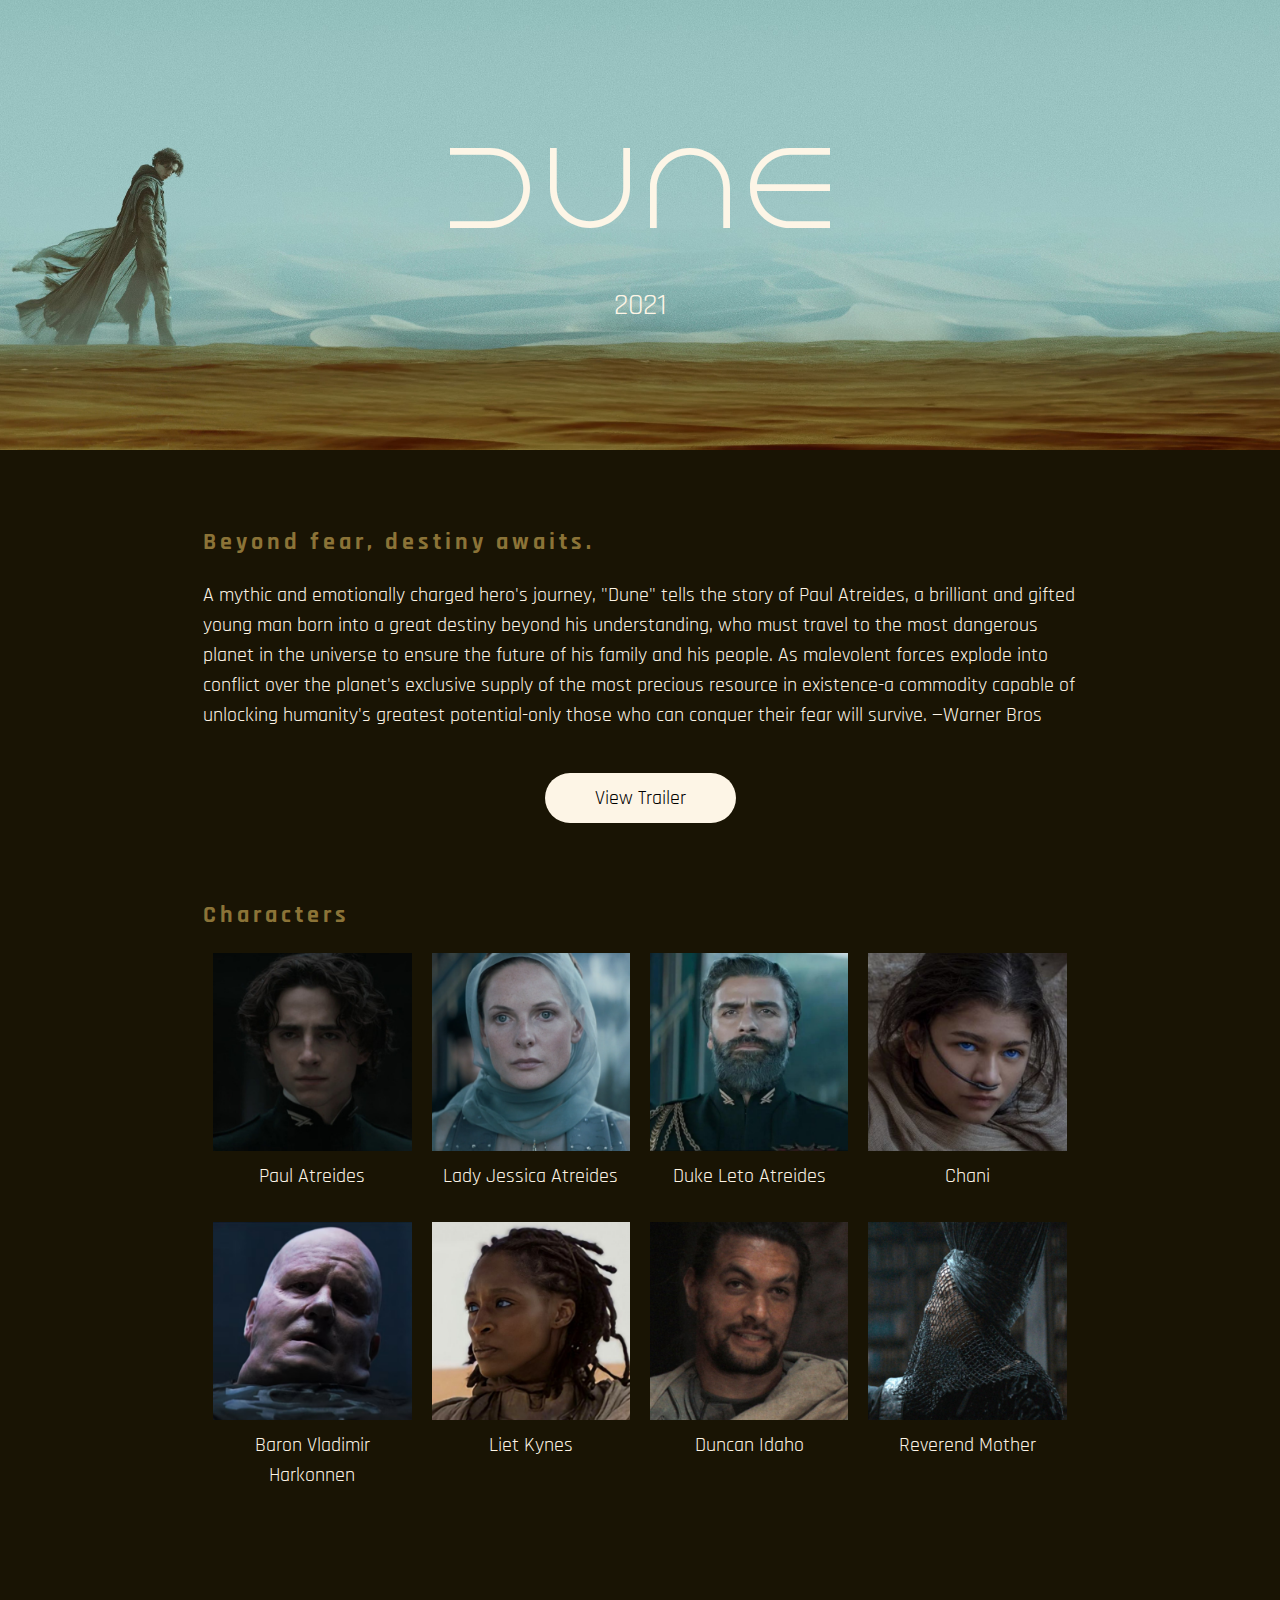
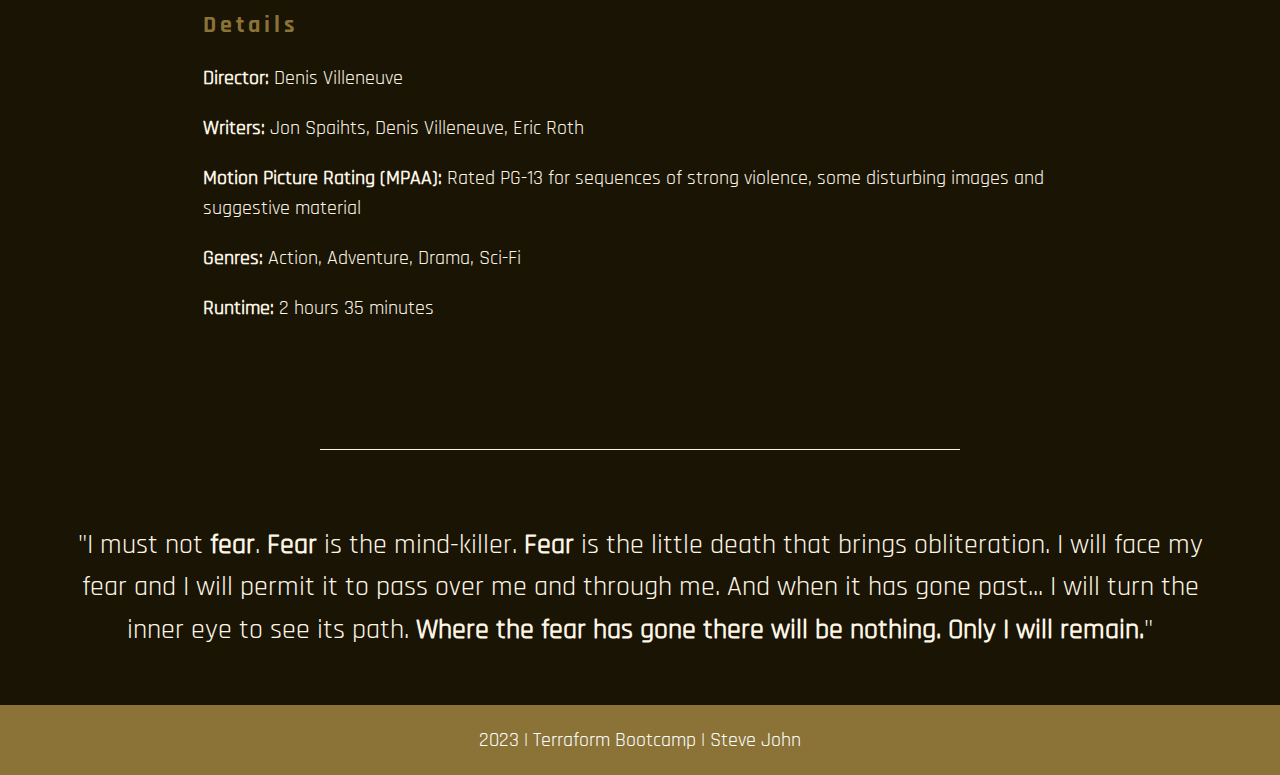
<file: public/dune/index.html>
<!DOCTYPE html>
<html lang="en">
<head>
    <meta charset="UTF-8">
    <meta name="viewport" content="width=device-width, initial-scale=1.0">
    <title>Dune Y (2021)</title>
    <link rel="stylesheet" href="https://www.w3schools.com/w3css/4/w3.css">
    <!-- <link rel="stylesheet" href="assets/stylesheet.css"> -->
    <style>
      @font-face {
      font-family: Dune;
      src: url("assets/Dune_Rise.otf");
      }

      @font-face {
        font-family: Rajdhani;
        src: url("assets/Rajdhani.ttf");
      }

      @font-face {
        font-family: RajdhaniB;
        src: url("assets/Rajdhani-Bold.ttf");
      }
      body, html {
        height: 100%;
        margin: 0;
      }

      body {
        background-color: #191404;
      }
      h1 {
        font-family: Dune, Arial;
      }

      h2,h4, p, .streaming, footer  {
        font-family: Rajdhani, Arial;
      }

      h3 {
        font-family: RajdhaniB, Arial;
        color: #8B7337;
      }
      h1, h2, h4, p, footer{
      /*  color: white;*/
        color: #FDF5E6;
      }

      h4  {
        text-align:center;
      }

      .characters1,.characters2{
        background-color: #221C16;
      }


      /* Three image containers (use 25% for four, and 50% for two, etc) */
      .column {
        float: left;
        width: 25%;
        padding: 10px;
      }


      .hero-image {
        background-image: url("assets/cover.jpg");
        height: 50%;
        background-position: center;
        background-repeat: no-repeat;
        background-size: cover;
        position: relative;
      }

      .hero-text {
        text-align: center;
        position: absolute;
        top: 50%;
        left: 50%;
        transform: translate(-50%, -50%);
        color: black;
      }

      /* Solid border */
      hr.solid {
        text-align: center;
        border-top: .5px solid #FDF5E6;
        width: 50%;
        margin-left: auto;
        margin-right: auto;
      }

      footer {
        background-color: #8B7337;
        padding: 20px;
        text-align: center;
        color: white;
        font-size: 20px;
      }

    </style>
</head>
<body>
    <header>
    </header>
    <div class="hero-image">
        <div class="hero-text">
            <h1 style="font-size:100px">Dune</h1>
            <h2>2021</h2>
        </div>
    </div>
 
    <!-- <img src="assets/paul.jpg"  width="50%" height="50%"> -->
    <div class="w3-container" id="plot">
      <div class="w3-content w3-padding-64" style="max-width:70%">
       <h3><span class="w3-wide">Beyond fear, destiny awaits.</span></h3>
        <p style="font-size:20px">A mythic and emotionally charged hero's journey, "Dune" tells the story of Paul Atreides, a brilliant and gifted young man born into a great destiny beyond his understanding, who must travel to the most dangerous planet in the universe to ensure the future of his family and his people. As malevolent forces explode into conflict over the planet's exclusive supply of the most precious resource in existence-a commodity capable of unlocking humanity's greatest potential-only those who can conquer their fear will survive. —Warner Bros</p>
        <br>
           <div class="w3-center">
              <a href="https://www.youtube.com/watch?v=n9xhJrPXop4" target="_blank"><button class="w3-button streaming w3-sand w3-ripple w3-round-xxlarge" style="font-size:20px;padding: 10px 50px;">View Trailer</button></a>
           </div>

      </div>
    </div>

    <div class="w3-container" id="characters1">
      <div class="w3-content" style="max-width:70%">
       <h3><span class="w3-wide">Characters</span></h3>
        <div class="w3-card characters" style="max-width:100%">
              <div class="row">
                  <div class="column">
                    <img src="assets/paul3.png" alt="Paul" style="width:100%">
                    <h4> Paul Atreides </h4>
                  </div>
                  <div class="column">
                    <img src="assets/jessica.png" alt="Jessica" style="width:100%">
                    <h4> Lady Jessica Atreides </h4>
                  </div>
                  <div class="column">
                    <img src="assets/leto.png" alt="Leto" style="width:100%">
                    <h4> Duke Leto Atreides </h4>
                  </div>
                  <div class="column">
                    <img src="assets/chani.png" alt="Chani" style="width:100%">
                    <h4> Chani </h4>
                  </div>
            </div>
        </div>
      </div>
    </div>

    <div class="w3-container" id="characters2">
      <div class="w3-content" style="max-width:70%">
        <div class="w3-card characters" style="max-width:100%">
              <div class="row">
                  <div class="column">
                    <img src="assets/baron.png" alt="Baron" style="width:100%">
                    <h4> Baron Vladimir Harkonnen </h4>
                  </div>
                  <div class="column">
                    <img src="assets/liet.png" alt="Liet" style="width:100%">
                    <h4> Liet Kynes </h4>
                  </div>
                  <div class="column">
                    <img src="assets/duncan.png" alt="Duncan" style="width:100%">
                    <h4> Duncan Idaho </h4>
                  </div>
                  <div class="column">
                    <img src="assets/mother.png" alt="Mother" style="width:100%">
                    <h4> Reverend Mother </h4>
                  </div>
            </div>
        </div>
      </div>
    </div>
    <br>
    <div class="w3-container" id="details">
      <div class="w3-content w3-padding-64" style="max-width:70%">
       <h3><span class="w3-wide">Details</span></h3>
        <p style="font-size:20px"><b>Director:</b> Denis Villeneuve</p>
        <p style="font-size:20px"><b>Writers:</b> Jon Spaihts, Denis Villeneuve, Eric Roth</p>
        <p style="font-size:20px"><b>Motion Picture Rating (MPAA):</b> Rated PG-13 for sequences of strong violence, some disturbing images and suggestive material</p>
        <p style="font-size:20px"><b>Genres:</b> Action, Adventure, Drama, Sci-Fi</p>
        <p style="font-size:20px"><b>Runtime:</b> 2 hours 35 minutes</p>
        <br>

      </div>
    </div>
    <hr class="solid" style="align:center">
    <div class="w3-container" id="quote" style="padding:2% 5%">
        <p style="font-size:2.2vw; text-align: center;"> "I must not <b>fear</b>. <b>Fear</b> is the mind-killer. <b>Fear</b> is the little death that brings obliteration. I will face my fear and I will permit it to pass over me and through me. And when it has gone past... I will turn the inner eye to see its path. <b>Where the fear has gone there will be nothing. Only I will remain.</b>"</p>
    </div>
    <footer>2023 | Terraform Bootcamp | Steve John </footer>       
</body>
</html>
</file>
<file: public/dune/assets/stylesheet.css>
@font-face {
  font-family: Dune;
  src: url("Dune_Rise.otf");
}

@font-face {
  font-family: Rajdhani;
  src: url("Rajdhani.ttf");
}

@font-face {
  font-family: RajdhaniB;
  src: url("Rajdhani-Bold.ttf");
}
body, html {
  height: 100%;
  margin: 0;
}

body {
  background-color: #191404;
}
h1 {
  font-family: Dune, Arial;
}

h2,h4, p, .streaming, footer  {
  font-family: Rajdhani, Arial;
}

h3 {
  font-family: RajdhaniB, Arial;
  color: #8B7337;
}
h1, h2, h4, p, footer{
/*  color: white;*/
  color: #FDF5E6;
}

h4  {
  text-align:center;
}

.characters1,.characters2{
  background-color: #221C16;
}


/* Three image containers (use 25% for four, and 50% for two, etc) */
.column {
  float: left;
  width: 25%;
  padding: 10px;
}


.hero-image {
  background-image: url("assets/cover.jpg");
  height: 50%;
  background-position: center;
  background-repeat: no-repeat;
  background-size: cover;
  position: relative;
}

.hero-text {
  text-align: center;
  position: absolute;
  top: 50%;
  left: 50%;
  transform: translate(-50%, -50%);
  color: black;
}

/* Solid border */
hr.solid {
  text-align: center;
  border-top: .5px solid #FDF5E6;
  width: 50%;
  margin-left: auto;
  margin-right: auto;
}

footer {
  background-color: #8B7337;
  padding: 20px;
  text-align: center;
  color: white;
  font-size: 20px;
}
</file>
